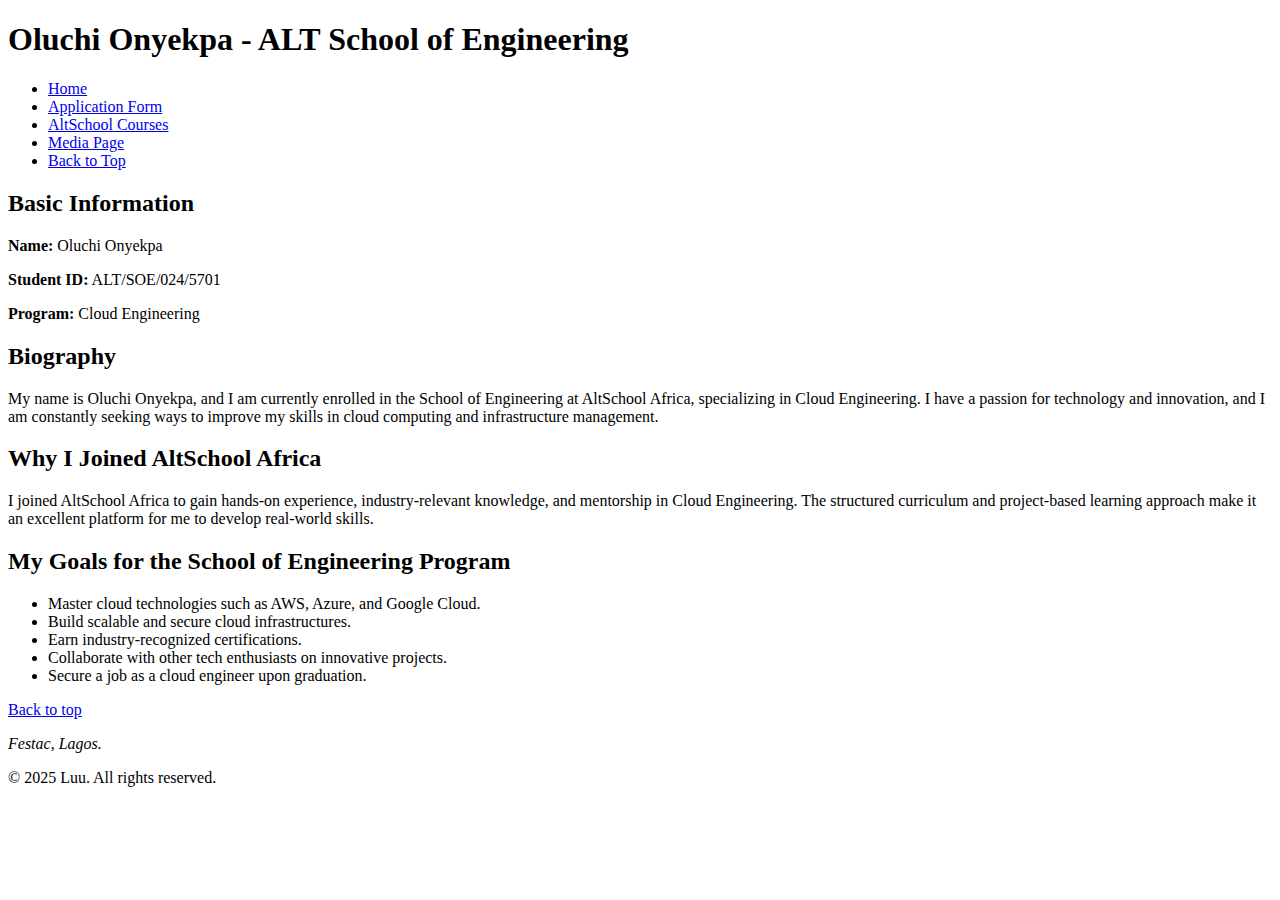
<file: Assignment1/index.html>
<!DOCTYPE html>
<html lang="en">
  <head>
    <meta charset="UTF-8" />
    <meta name="viewport" content="width=device-width, initial-scale=1.0" />
    <title>Oluchi Onyekpa - ALT School Profile</title>
  </head>
  <body>
    <!-- Header with global navigation and fragment identifier -->
    <header id="top">
      <h1>Oluchi Onyekpa - ALT School of Engineering</h1>
      <nav>
        <ul>
            <li><a href="index.html">Home</a></li>
            <li><a href="form.html">Application Form</a></li>
            <li><a href="../Assignment2/table.html">AltSchool Courses</a></li>
            <li><a href="../Assignment2/media.html">Media Page</a></li>
            <li><a href="#top">Back to Top</a></li>
        </ul>
      </nav>
    </header>

    <!-- Main content -->
    <main>
      <section>
        <h2>Basic Information</h2>
        <p><strong>Name:</strong> Oluchi Onyekpa</p>
        <p><strong>Student ID:</strong> ALT/SOE/024/5701</p>
        <p><strong>Program:</strong> Cloud Engineering</p>
      </section>

      <section>
        <h2>Biography</h2>
        <p>
            My name is Oluchi Onyekpa, and I am currently enrolled in the School of Engineering at AltSchool Africa, specializing in Cloud Engineering. I have a passion for technology and innovation, and I am constantly seeking ways to improve my skills in cloud computing and infrastructure management.
        </p>
      </section>

      <section>
        <h2>Why I Joined AltSchool Africa</h2>
        <p>
            I joined AltSchool Africa to gain hands-on experience, industry-relevant knowledge, and mentorship in Cloud Engineering. The structured curriculum and project-based learning approach make it an excellent platform for me to develop real-world skills.
        </p>
      </section>

      <section>
        <h2>My Goals for the School of Engineering Program</h2>
        <ul>
            <li>Master cloud technologies such as AWS, Azure, and Google Cloud.</li>
            <li>Build scalable and secure cloud infrastructures.</li>
            <li>Earn industry-recognized certifications.</li>
            <li>Collaborate with other tech enthusiasts on innovative projects.</li>
            <li>Secure a job as a cloud engineer upon graduation.</li>
        </ul>
    </section>

      <!-- Back to top link using a fragment identifier -->
      <p><a href="#top">Back to top</a></p>
    </main>

    <!-- Footer with address and copyright information -->
    <footer>
      <address>
        Festac, Lagos.
      </address>
      <p>&copy; 2025 Luu. All rights reserved.</p>
    </footer>
  </body>
</html>
</file>
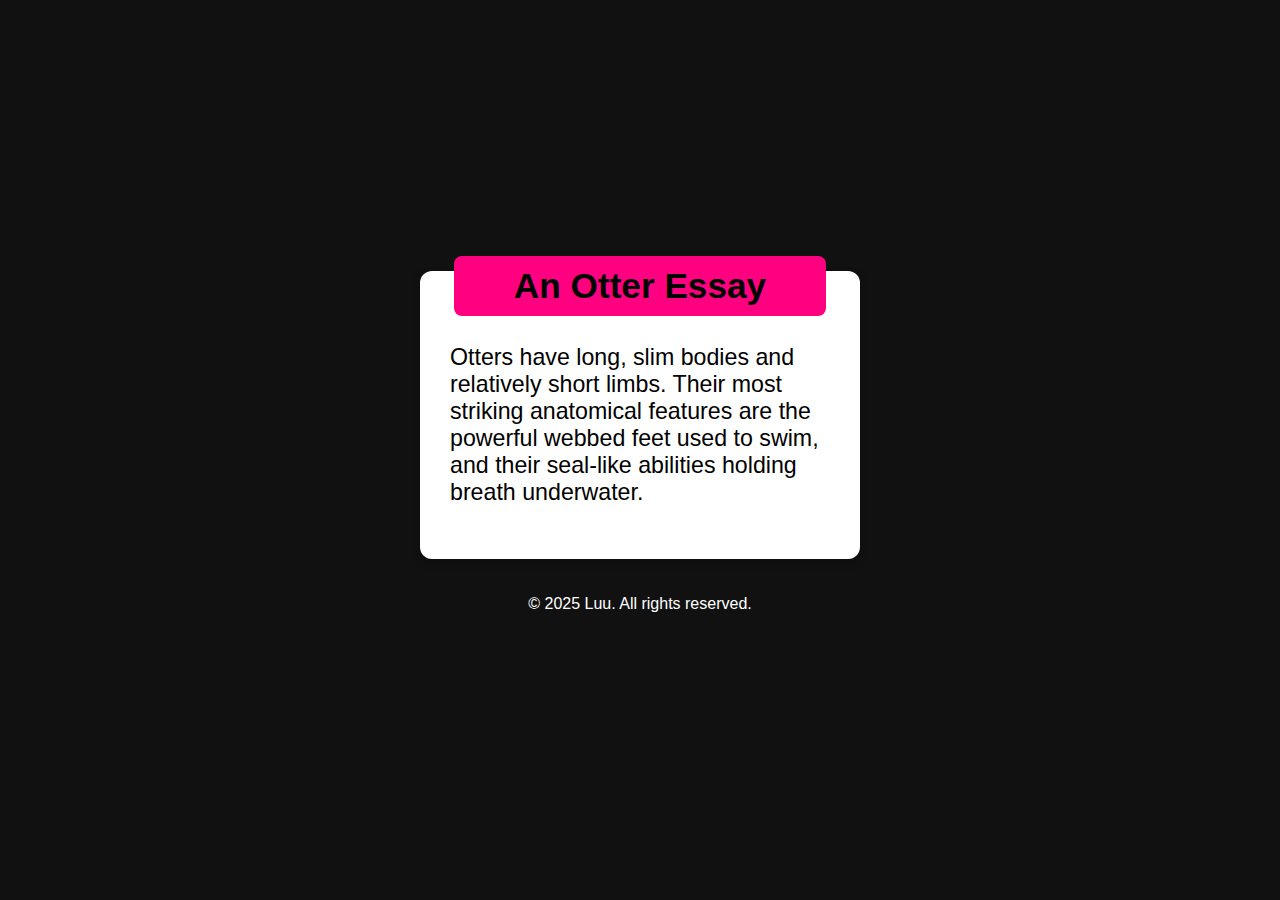
<file: Assignment3/index.html>
<!DOCTYPE html>
<html lang="en">
<head>
    <meta charset="UTF-8">
    <meta name="viewport" content="width=device-width, initial-scale=1.0">
    <title>Otter Essay</title>
    <link rel="stylesheet" href="style.css">
    
</head>
<body>

    <!-- Card Container -->
    <div class="card">
        <div class="card-header">An Otter Essay</div>
        <div class="card-content">
            <p>Otters have long, slim bodies and relatively short limbs. Their most striking anatomical features are the powerful webbed feet used to swim, and their seal-like abilities holding breath underwater.</p>
        </div>
    </div>

    <!-- Footer -->
    <footer>
        <p>&copy; 2025 Luu. All rights reserved.</p>
    </footer>

</body>
</html>
</file>
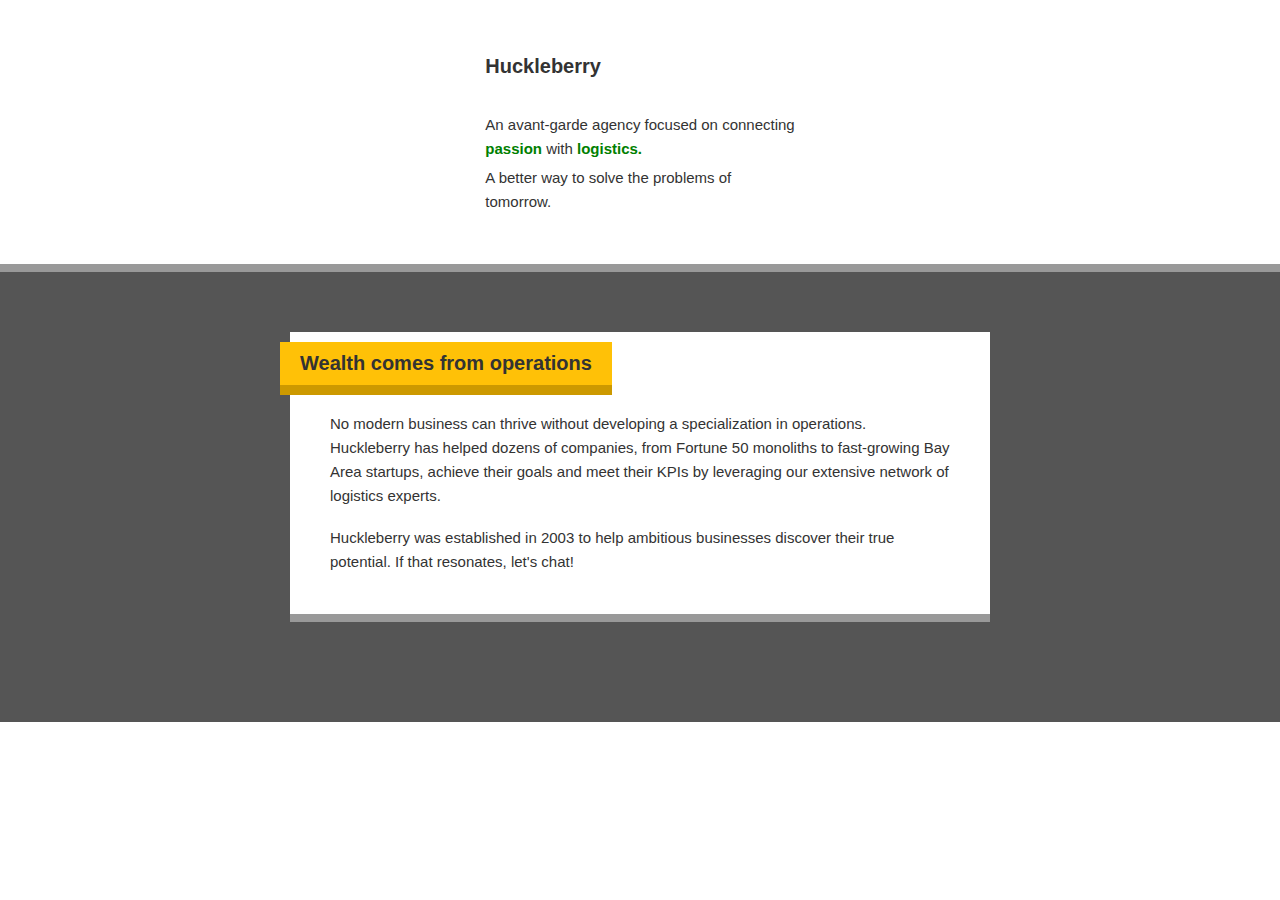
<file: Assignments-CSS/Assignment-CSS2 - Huckleberry/index.html>
<!DOCTYPE html>
<html lang="en">
<head>
    <meta charset="UTF-8">
    <meta name="viewport" content="width=device-width, initial-scale=1.0">
    <title>Huckleberry</title>
    <link rel="stylesheet" href="style.css">
</head>
<body>

    <!-- Hero Section -->
    <section class="hero">
        <div class="hero-content">
            <h1>Huckleberry</h1> <br>
            <p>An avant-garde agency focused on connecting <br>
                <span class="highlight-green">passion</span> with <span class="highlight-green">logistics.</span></p>
            <p>A better way to solve the problems of <br>tomorrow.</p>
        </div>
    </section>

    <!-- Operations Section -->
    <section class="operations">
        <div class="operations-container">
            <div class="operations-card">
                <div class="operations-title">
                    <span>Wealth comes from operations</span>
                </div>
                <div class="operations-text">
                    <p>No modern business can thrive without developing a specialization in operations. 
                        Huckleberry has helped dozens of companies, from Fortune 50 monoliths to fast-growing 
                        Bay Area startups, achieve their goals and meet their KPIs by leveraging our extensive 
                        network of logistics experts.</p><br>
                    <p>Huckleberry was established in 2003 to help ambitious businesses discover their true potential. 
                        If that resonates, let's chat!</p>
                </div>
            </div>
        </div>
    </section>

</body>
</html>
</file>
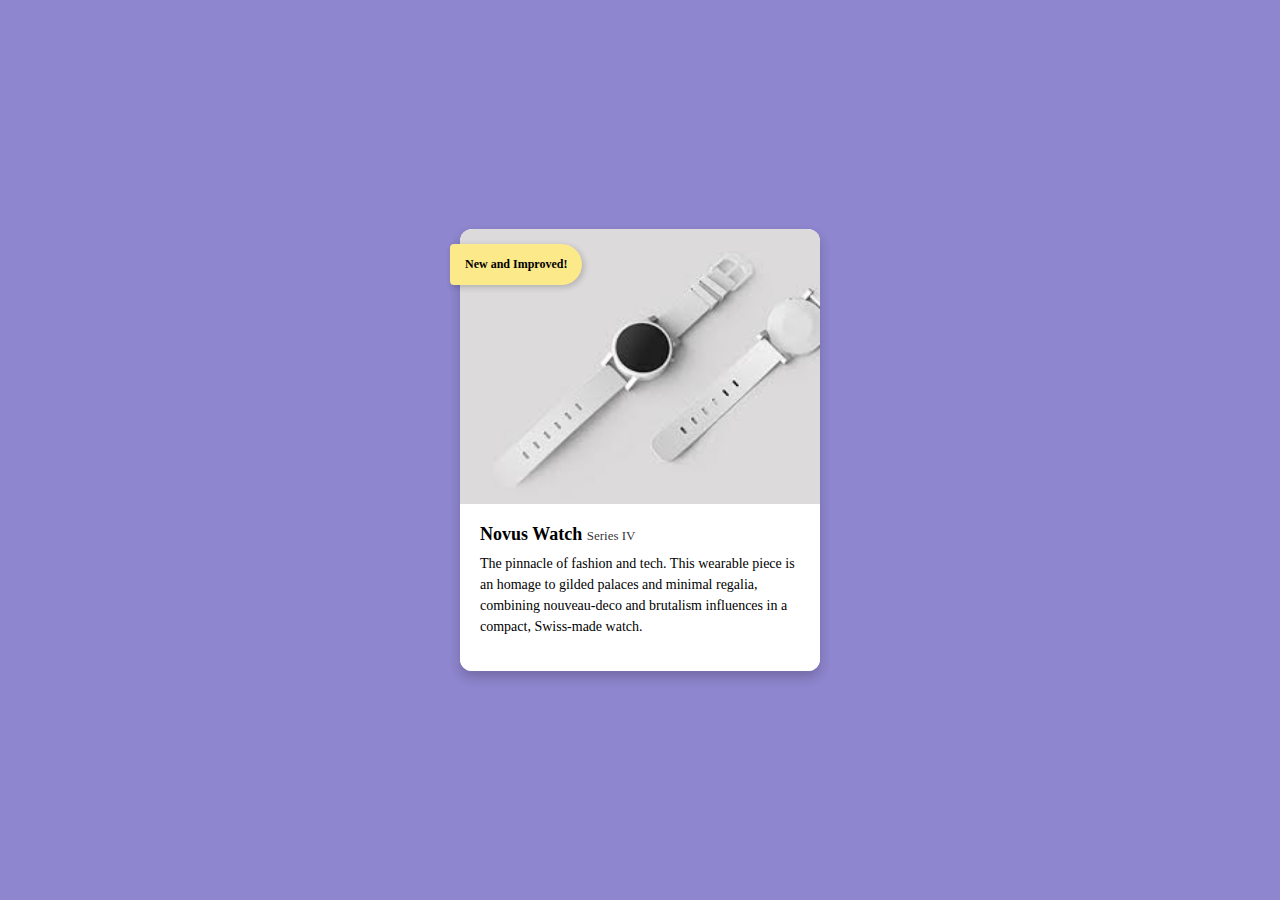
<file: Assignments-CSS/Assignment-CSS3 - Novus Watch/index.html>
<!DOCTYPE html>
<html lang="en">
<head>
    <meta charset="UTF-8">
    <meta name="viewport" content="width=device-width, initial-scale=1.0">
    <title>Novus Watch Card</title>
    <link rel="stylesheet" href="style.css">
</head>
<body>

    <div class="card-wrapper">
        <!-- Badge -->
        <div class="badge">
            <p>New and Improved!</p> 
        </div>

        <div class="card">
            <!-- Watch Image -->
            <img src="watch.jpeg" alt="Novus Watch">

            <!-- Content Section -->
            <div class="card-content">
                <h2>Novus Watch <span>Series IV</span></h2>
                <p>The pinnacle of fashion and tech. This wearable piece is an homage to gilded palaces and minimal regalia, combining nouveau-deco and brutalism influences in a compact, Swiss-made watch.</p>
            </div>
        </div>
    </div>

</body>
</html>
</file>
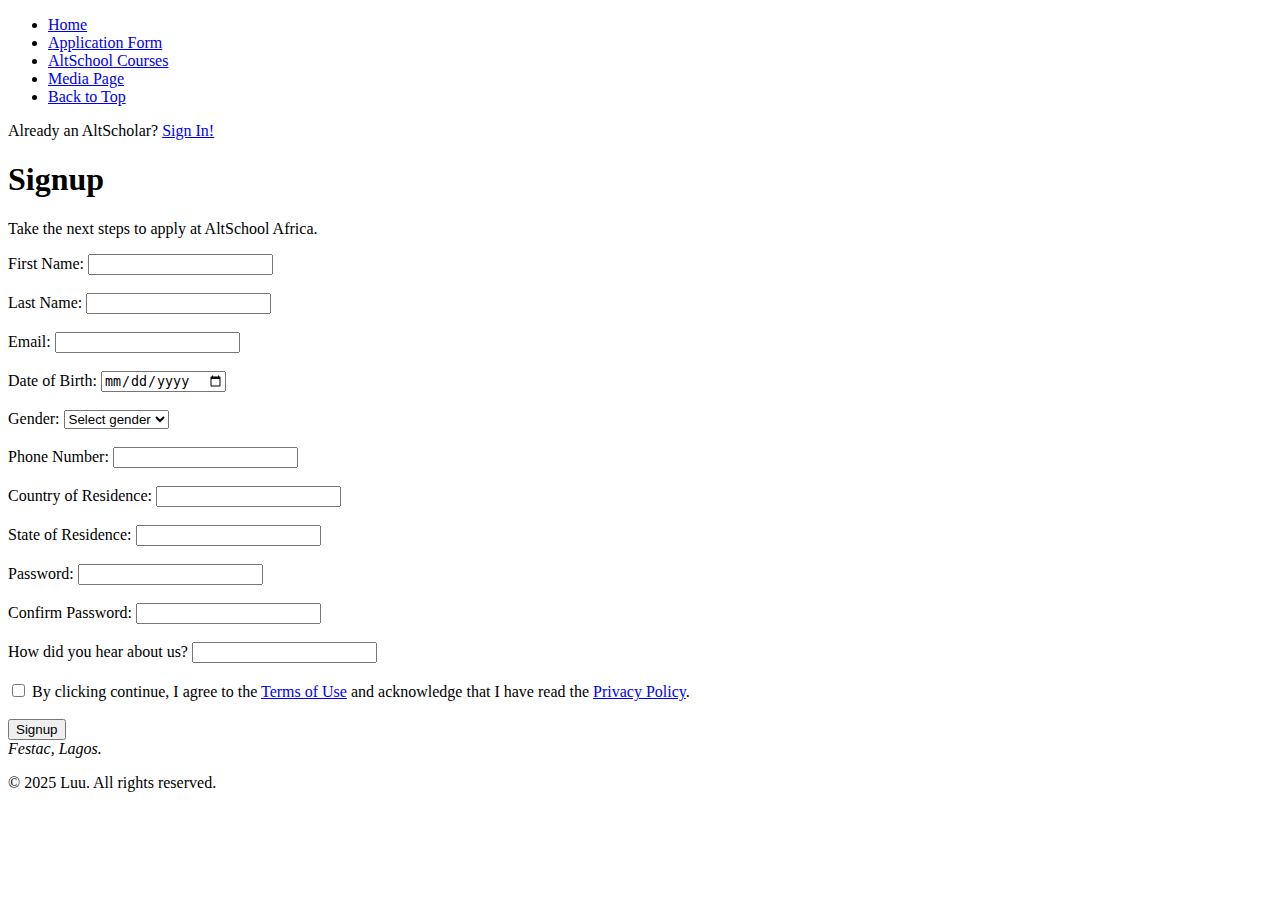
<file: Assignment1/form.html>
<!DOCTYPE html>
<html lang="en">
<head>
    <meta charset="UTF-8">
    <meta name="viewport" content="width=device-width, initial-scale=1.0">
    <title>AltSchool Application Form</title>
</head>
<body>

    <!-- Navigation -->
    <nav>
        <ul>
            <li><a href="index.html">Home</a></li>
            <li><a href="form.html">Application Form</a></li>
            <li><a href="../Assignment2/table.html">AltSchool Courses</a></li>
            <li><a href="../Assignment2/media.html">Media Page</a></li>
            <li><a href="#top">Back to Top</a></li>
        </ul>
    </nav>

    <div id="top"></div> <!-- Fragment Identifier -->

    <!-- Top Right Sign-In Link -->
    <div>
        <p>Already an AltScholar? <a href="#">Sign In!</a></p>
    </div>

    <header>
        <h1>Signup</h1>
        <p>Take the next steps to apply at AltSchool Africa.</p>
    </header>

    <form action="#" method="POST">
        <label for="first-name">First Name:</label>
        <input type="text" id="first-name" name="first-name" required><br><br>

        <label for="last-name">Last Name:</label>
        <input type="text" id="last-name" name="last-name" required><br><br>

        <label for="email">Email:</label>
        <input type="email" id="email" name="email" required><br><br>

        <label for="dob">Date of Birth:</label>
        <input type="date" id="dob" name="dob" required><br><br>

        <label for="gender">Gender:</label>
        <select id="gender" name="gender" required>
            <option value="">Select gender</option>
            <option value="male">Male</option>
            <option value="female">Female</option>
            <option value="other">Other</option>
        </select><br><br>

        <label for="phone">Phone Number:</label>
        <input type="tel" id="phone" name="phone" required><br><br>

        <label for="country">Country of Residence:</label>
        <input type="text" id="country" name="country" required><br><br>

        <label for="state">State of Residence:</label>
        <input type="text" id="state" name="state" required><br><br>

        <label for="password">Password:</label>
        <input type="password" id="password" name="password" required><br><br>

        <label for="confirm-password">Confirm Password:</label>
        <input type="password" id="confirm-password" name="confirm-password" required><br><br>

        <label for="referral">How did you hear about us?</label>
        <input type="text" id="referral" name="referral"><br><br>

        <input type="checkbox" id="terms" name="terms" required>
        <label for="terms">By clicking continue, I agree to the <a href="#">Terms of Use</a> and acknowledge that I have read the <a href="#">Privacy Policy</a>.</label><br><br>

        <button type="submit">Signup</button>
    </form>

    <!-- Footer -->
    <footer>
         <address>
        Festac, Lagos.
      </address>
        <p>&copy; 2025 Luu. All rights reserved.</p>
    </footer>

</body>
</html>
</file>
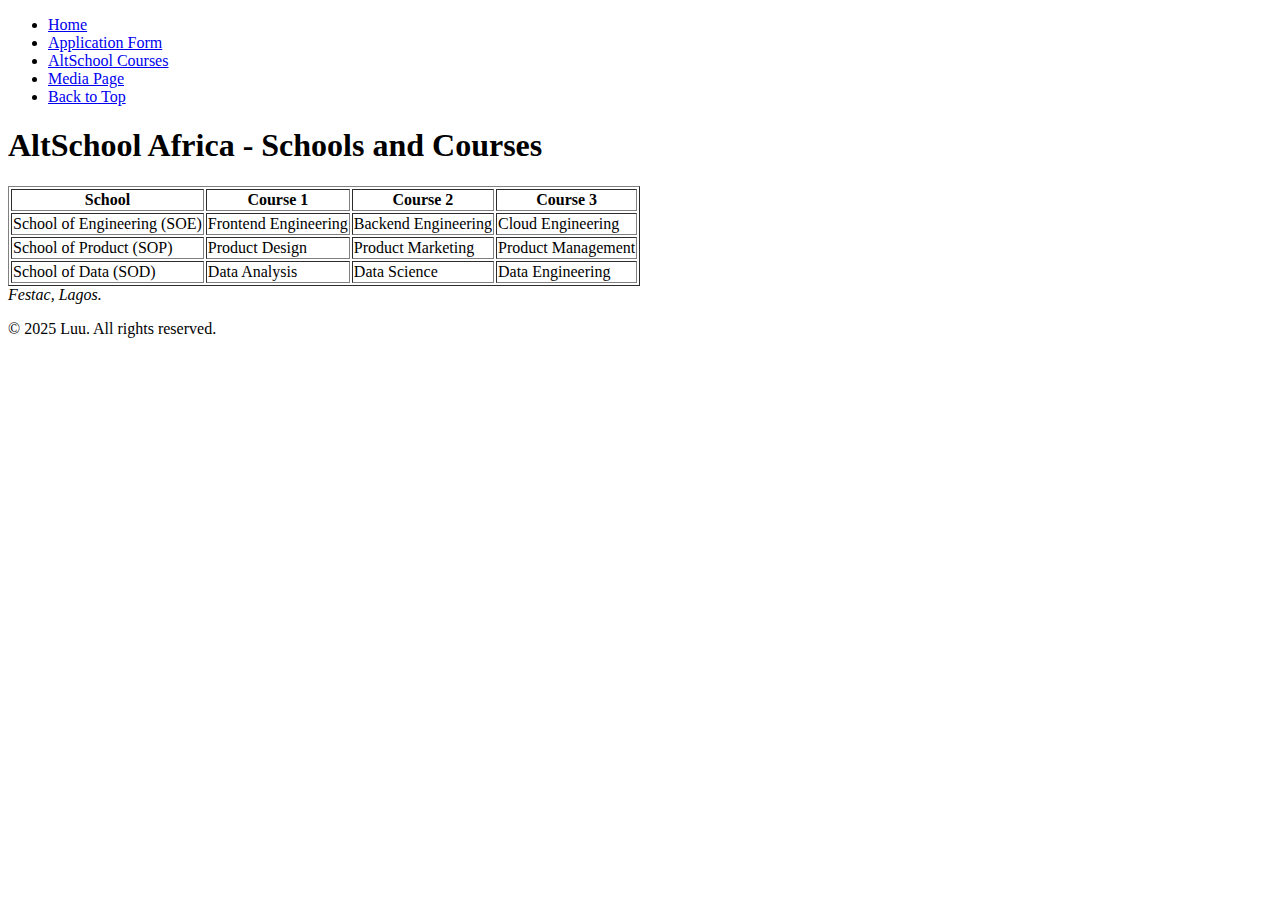
<file: Assignment2/table.html>
<!DOCTYPE html>
<html lang="en">
<head>
    <meta charset="UTF-8">
    <meta name="viewport" content="width=device-width, initial-scale=1.0">
    <title>AltSchool Africa - Courses</title>
</head>
<body>

    <!-- Navigation -->
    <nav>
        <ul>
            <li><a href="../Assignment1/index.html">Home</a></li>
            <li><a href="../Assignment1/form.html">Application Form</a></li>
            <li><a href="../Assignment2/table.html">AltSchool Courses</a></li>
            <li><a href="../Assignment2/media.html">Media Page</a></li>
            <li><a href="#top">Back to Top</a></li>
        </ul>
    </nav>

    <div id="top"></div> <!-- Fragment Identifier -->

    <header>
        <h1>AltSchool Africa - Schools and Courses</h1>
    </header>

    <table border="1">
        <thead>
            <tr>
                <th>School</th>
                <th>Course 1</th>
                <th>Course 2</th>
                <th>Course 3</th>
            </tr>
        </thead>
        <tbody>
            <tr>
                <td>School of Engineering (SOE)</td>
                <td>Frontend Engineering</td>
                <td>Backend Engineering</td>
                <td>Cloud Engineering</td>
            </tr>
            <tr>
                <td>School of Product (SOP)</td>
                <td>Product Design</td>
                <td>Product Marketing</td>
                <td>Product Management</td>
            </tr>
            <tr>
                <td>School of Data (SOD)</td>
                <td>Data Analysis</td>
                <td>Data Science</td>
                <td>Data Engineering</td>
            </tr>
        </tbody>
    </table>

    <!-- Footer -->
    <footer>
         <address>
        Festac, Lagos.
      </address>
        <p>&copy; 2025 Luu. All rights reserved.</p>
    </footer>

</body>
</html>
</file>
<file: Assignment3/style.css>
body {
            font-family: Arial, sans-serif;
            display: flex;
            flex-direction: column;
            align-items: center;
            justify-content: center;
            height: 100vh;
            margin: 0;
            background-color: #111; /* Dark background */
        }

        .card {
            background: white;
            width: 400px;
            border-radius: 12px;
            padding: 20px;
            text-align: center;
            position: relative;
            box-shadow: 0 4px 8px rgba(0, 0, 0, 0.2);
        }

        .card-header {
            background: #ff0080; /* Pink background */
            color: black;
            font-weight: bold;
            font-size: 2.2em;
            padding: 10px;
            border-radius: 8px;
            width: 80%;
            position: absolute;
            top: -15px; /* Pull it upwards */
            left: 50%;
            transform: translateX(-50%); /* Center it */
            z-index: 10; /* Ensures it appears above the card */
        }

        .card-content {
            padding: 30px 10px 10px; /* Adjust padding so text does not overlap header */
            font-size: 1.45em;
            color: black;
            text-align: left;
        }

        footer {
            margin-top: 20px;
            color: white;
            text-align: center;
        }
</file>
<file: Assignments-CSS/Assignment-CSS3 - Novus Watch/style.css>
/* General Styles */
body {
    font-family: "Georgia", serif;
    background-color: #8e86ce; /* Soft purple background */
    display: flex;
    justify-content: center;
    align-items: center;
    height: 100vh;
    margin: 0;
}

/* Wrapper for positioning badge & card together */
.card-wrapper {
    position: relative;
    display: flex;
    align-items: flex-start; 
}

/* Card Container */
.card {
    background: white;
    width: 360px;
    border-radius: 12px;
    overflow: hidden;
    box-shadow: 0 6px 12px rgba(0, 0, 0, 0.2);
    position: relative;
}

/* Image Section */
.card img {
    width: 100%;
    display: block;
    border-top-left-radius: 12px;
    border-top-right-radius: 12px;
}

/* Badge */
.badge {
    background: #FCE98A; /* Soft yellow */
    color: black;
    font-weight: bolder;
    font-size: 12px; 
    padding: 1px 15px;
    border-radius: 5px;
    border-top-right-radius: 25px;
    border-bottom-right-radius: 25px;    
    position: absolute;
    top: 15px;  
    left: -10px; 
    z-index: 1000;
    box-shadow: 2px 2px 6px rgba(0, 0, 0, 0.2);
}

/* Content Section */
.card-content {
    background: white;
    padding: 20px;
    z-index: 5; 
    position: relative; 
}

.card-content h2 {
    font-size: 18px;
    margin: 0;
    font-weight: bold;
}

.card-content span {
    font-size: 13px;
    color: #1d1b1bea;
    font-weight: normal;
}

.card-content p {
    font-size: 14px;
    color: black;
    line-height: 1.5;
    margin-top: 8px;
}

/* Media Queries for Responsiveness */

/* Medium Screens (Tablets) */
@media (max-width: 768px) {
    .card {
        max-width: 300px;
    }

    .badge {
        left: -20px; /* Adjust position for medium screens */
        font-size: 11px;
        padding: 3px 8px;
    }

    .card-content h2 {
        font-size: 16px;
    }

    .card-content p {
        font-size: 13px;
    }
}

/* Small Screens (Mobile) */
@media (max-width: 480px) {
    .card {
        max-width: 260px; /* Reduce card size for small screens */
    }

    .badge {
        left: -15px; /* Adjust position to fit smaller screens */
        font-size: 10px;
        padding: 3px 6px;
    }

    .card-content h2 {
        font-size: 14px;
    }

    .card-content p {
        font-size: 12px;
    }
}
</file>
<file: Assignments-CSS/Assignment-CSS2 - Huckleberry/style.css>
/* General Reset */
* {
    margin: 0;
    padding: 0;
    box-sizing: border-box;
}

body {
    font-family: sans-serif;
    background-color: #ffffff;
    color: #333;
}

/* Hero Section */
.hero {
    padding: 50px 20px;
    text-align: left;
    background-color: white;
    display: flex;
    justify-content: center;
}

.hero-content {
    max-width: 650px;
        line-height: 1.6;
}

.hero h1 {
    font-size: 20px;
    font-weight: bold;
}

.hero p {
    font-size: 15px;
    margin-top: 5px;
}

.highlight-green {
    font-weight: bold;
    color: #008000; /* Green color */
}


/* Operations Section */
.operations {
    background-color: #555;
    padding: 80px 20px;
    border-top: 8px solid #999999;
    display: flex;
    justify-content: center;
}

.operations-container {
    width: 100%;
    max-width: 750px;
    display: flex;
    justify-content: center;
}

/* Card */
.operations-card {
    background-color: white;
    padding: 40px;
    max-width: 700px;
    position: relative;
    border-bottom: 8px solid #999999;
    transform: translateY(-20px); 
}

/* Title Badge */
.operations-title {
    background-color: #FFC107; /* Yellow background */
    padding: 10px 20px;
    font-weight: bold;
    font-size: 20px;
    font-weight: bold;
    position: absolute;
    border-bottom: 10px solid #cc9900;
    top: 10px;
    left: -10px;
    white-space: nowrap;
}

/* Content */
.operations-text {
    margin-top: 40px;
}
.operations-text p {

    font-size: 15px;
    line-height: 1.6;
}

/* Responsive Design */
@media (max-width: 1024px) {
    .hero, .operations {
        padding: 40px 15px;
    }

    .hero h1 {
        font-size: 20px;
    }

    .hero p {
        font-size: 13px;
    }

    .operations-card {
        max-width: 550px;
        padding: 30px;
    }

    .operations-title {
        font-size: 14px;
        padding: 12px 18px;
        top: -18px;
    }
}

@media (max-width: 768px) {
    .hero, .operations {
        padding: 30px 10px;
    }

    .hero h1 {
        font-size: 16px;
    }

    .hero p {
        font-size: 14px;
    }

    .operations-card {
        max-width: 500px;
        padding: 25px;
    }

    .operations-title {
        font-size: 13px;
        padding: 10px 15px;
        left: -5px;
    }
}

@media (max-width: 480px) {
    .hero, .operations {
        padding: 20px 5px;
    }

    .hero h1 {
        font-size: 10px;
    }

    .hero p {
        font-size: 10px;
    }

    .operations-card {
        max-width: 100%;
        padding: 20px;
        transform: none; 
    }

    .operations-title {
        font-size: 12px;
        padding: 8px 12px;
        left: 5px;
    }
}
</file>
